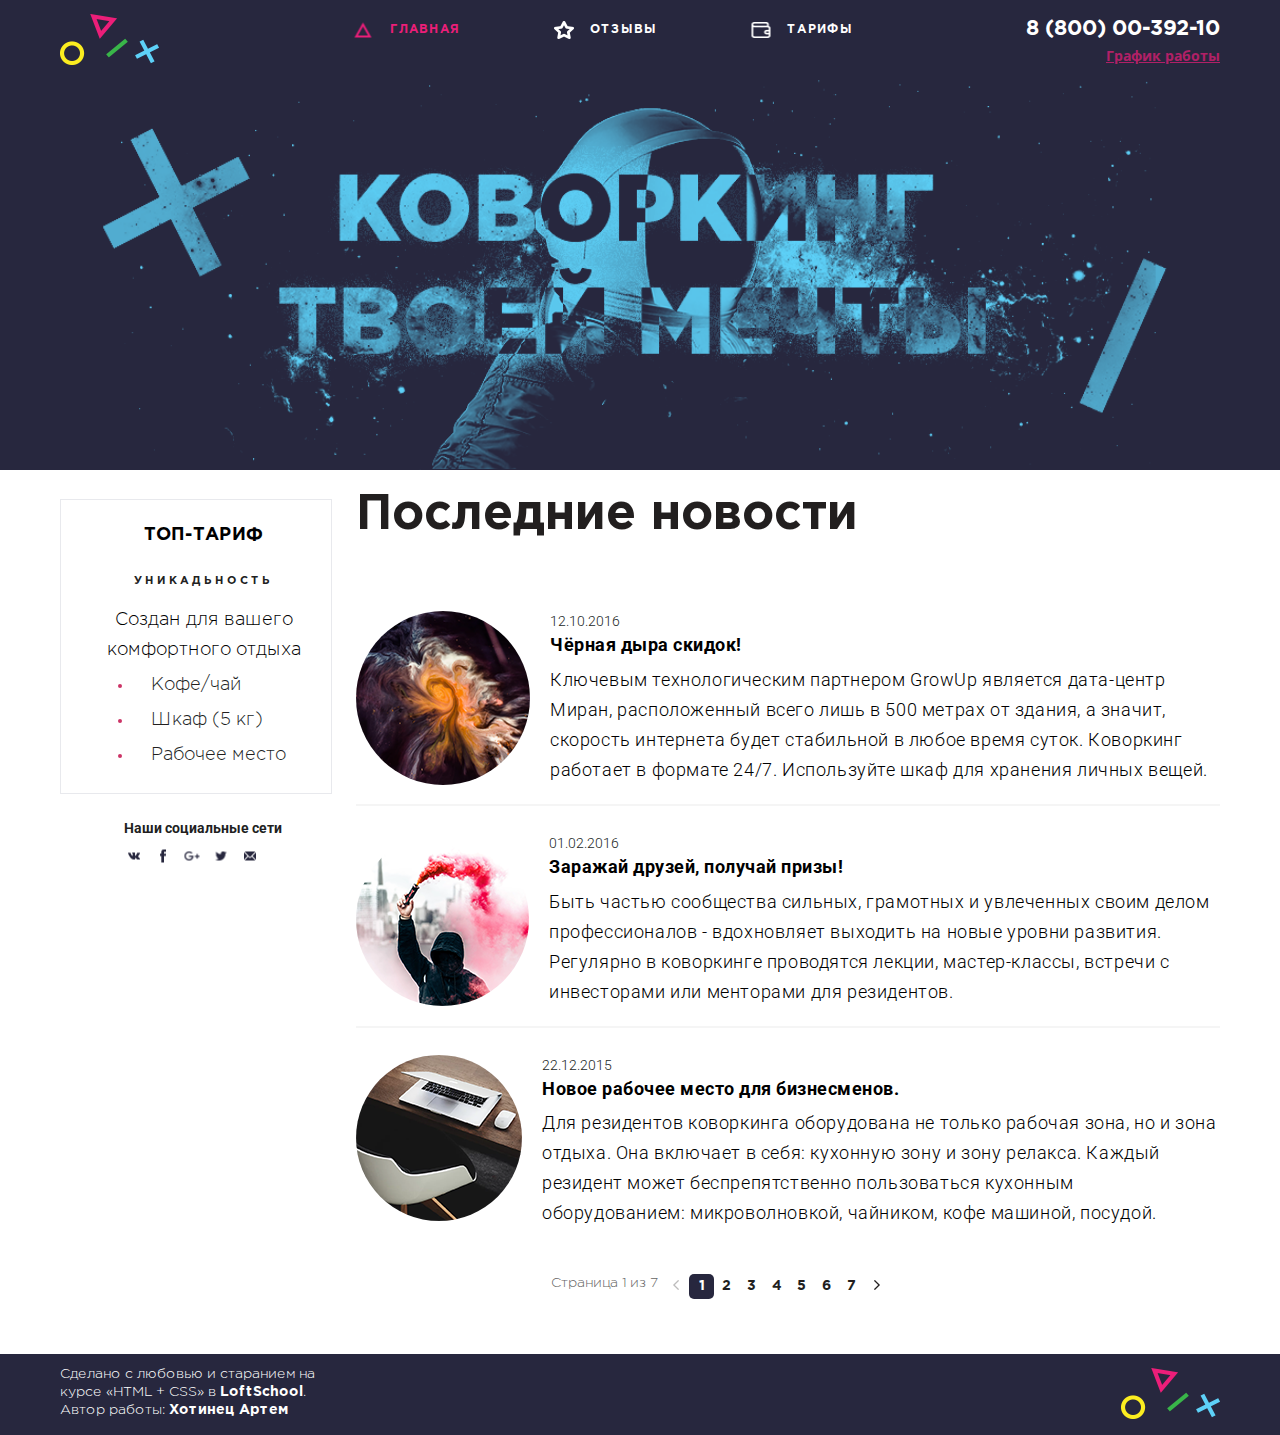
<file: index.html>
<!DOCTYPE html>
<html lang="en">

<head>
  <meta charset="UTF-8">
  <meta name="viewport" content="width=1100, initial-scale=1.0">
  <meta http-equiv="X-UA-Compatible" content="ie=edge">
  <title>workadium</title>
  <link rel="stylesheet" href="./css/main.css">
</head>

<body>
  <div class="wrapper">
    <div class="wrapper__content">
      <header class="header">
        <div class="container header__container">
          <div class="logo">
            <a href="#" class="logo-link">
              <img src="./images/logo-fig.png" alt="" class="logo__picture">
            </a>
          </div>
          <aside class="header__nav">
            <ul class="nav">
              <li class="nav__item active">
                <a href="#" class="nav__link">
                  <div class="nav__icon nav__icon-main nav__icon--main-main"></div>
                  <div class="nav__title-main">ГЛАВНАЯ</div>
                </a>
              </li>
              <li class="nav__item ">
                <a href="./pages/comments.html" class="nav__link">
                  <div class="nav__icon-main nav__icon--star-main"></div>
                  <div class="nav__title-main">ОТЗЫВЫ</div>
                </a>
              </li>
              <li class="nav__item">
                <a href="./pages/prices.html" class="nav__link">
                  <div class="nav__icon-main nav__icon--wallet-main"></div>
                  <div class="nav__title-main">ТАРИФЫ</div>
                </a>
              </li>
            </ul>
          </aside>
          <address class="contacts">
              <a href="tel:+78000039210" class="company-contacts__phone">8 (800) 00-392-10</a>
              <div class="contacts__dropddown">
                <a href="#" class="company-contacts__schedule">График работы</a>
                <div class="contacts__dropdown-window">
                  <div class="triangle"></div>
                  <div class="contacts__dropdown-window-wrapper">
                    <div class="contacts__dropdown-text">
                    <p class="colored">пн-вс: 09:00-20:00</p>
                    <p>обед: 14:00-14:30</p>
                  </div>
                  </div>
                </div>
              </div>
          </address>
        </div>

      </header>
      <div class="banner">
        <div class="container">
          <img src="./images/banner/Banner.png" alt="banner" class="banner__bg">
        </div>
      </div>
      <div class="maincontant">
        <div class="container maincontent__container">
          <div class="sidebar-main">
            <div class="features">
              <div class="features__wrapper">
                <h3 class="features__top-name">топ-тариф</h3>
                <div class="features__description">
                  <h4 class="features__description-name">уникадьность</h4>
                  <div class="features__description-text">
                    <p class="features__description-paragraph">Создан для вашего</p>
                    <p class="features__description-paragraph">комфортного отдыха</p>
                    <ul class="features__description-list">
                      <li class="features__description-item"><span>Кофе/чай</span></li>
                      <li class="features__description-item"><span>Шкаф (5 кг)</span></li>
                      <li class="features__description-item"><span>Рабочее место</span></li>
                    </ul>
                  </div>
                </div>
              </div>
            </div>
            <div class="social-networks">
              <p class="social-networks__text">Наши социальные сети</p>
              <ul class="social-networks__list">
                <li class="social-networks__item">
                  <a href="#" class="social-networl__link
                                       social-networl__icon
                                       social-networl__link--vk"></a>
                </li>
                <li class="social-networks__item">
                  <a href="#" class="social-networl__link
                                       social-networl__icon 
                                       social-networl__link--fb"></a>
                </li>
                <li class="social-networks__item">
                  <a href="#" class="social-networl__link
                                       social-networl__icon
                                       social-networl__link--google"></a>
                </li>
                <li class="social-networks__item">
                  <a href="#" class="social-networl__link
                                       social-networl__icon
                                       social-networl__link--twitter"></a>
                </li>
                <li class="social-networks__item">
                  <a href="#" class="social-networl__link
                                       social-networl__icon
                                       social-networl__link--mail"></a>
                </li>
              </ul>
            </div>
          </div>
          <main class="page-content">
            <section class="news">
              <h2 class="section-title section-title--news">Последние новости</h2>
              <ul class="news__list">
                <li class="avatar">
                  <div class="avatar__picture">
                    <div class="avatar__picture-wrapper">
                      <img src="./images/content/black_hole.png" alt="" class="avatar__img">
                    </div>
                  </div>
                  <article class="avatar__description">
                    <time class="avatar__date">12.10.2016</time>
                    <h4 class="avatar__name">Чёрная дыра скидок!</h4>
                    <p class="avatar__description-text">
                      Ключевым технологическим партнером GrowUp является дата-центр Миран, расположенный всего лишь в
                      500
                      метрах от здания, а значит,
                      скорость интернета будет стабильной в любое время суток. Коворкинг работает в формате
                      24/7. Используйте шкаф для хранения личных вещей.
                    </p>
                  </article>
                </li>
                <li class="avatar">
                  <div class="avatar__picture">
                    <div class="avatar__picture-wrapper">
                      <img src="./images/content/infect_friends.png" alt="" class="avatar__img">
                    </div>
                  </div>
                  <article class="avatar__description">
                    <time class="avatar__date">01.02.2016</time>
                    <h4 class="avatar__name">Заражай друзей, получай призы!</h4>
                    <p class="avatar__description-text">
                      Быть частью сообщества сильных, грамотных и увлеченных своим делом профессионалов - вдохновляет
                      выходить на новые уровни развития.
                      Регулярно в коворкинге проводятся лекции, мастер-классы, встречи с инвесторами или менторами для
                      резидентов.
                    </p>
                  </article>
                </li>
                <li class="avatar">
                  <div class="avatar__picture">
                    <div class="avatar__picture-wrapper">
                      <img src="./images/content/new_place.png" alt="" class="avatar__img">
                    </div>
                  </div>
                  <article class="avatar__description">
                    <time class="avatar__date">22.12.2015</time>
                    <h4 class="avatar__name">Новое рабочее место для бизнесменов.</h4>
                    <p class="avatar__description-text">
                      Для резидентов коворкинга оборудована не только рабочая зона, но и зона отдыха. Она включает в
                      себя:
                      кухонную зону и зону релакса.
                      Каждый резидент может беспрепятственно пользоваться кухонным оборудованием: микроволновкой,
                      чайником, кофе машиной, посудой.
                    </p>
                  </article>
                </li>
              </ul>
              <div class="pagination">
                <span class="pagination__display">Страница 1 из 7</span>
                <div class="pagination__controls">
                  <a href="#" class="pagination__prev">
                    <img src="./images/numbers/prev.png" alt="<" class="pagination__prev-icon">
                  </a>
                  <ul class="pagination__pages-list">
                    <li class="pagination__pages-item">
                      <div class="pagination__wrapper pagination__wrapper--active">
                        <a href="#" class="pagination__page-number">1</a>
                      </div>
                    </li>
                    <li class="pagination__pages-item">
                      <div class="pagination__wrapper">
                        <a href="#" class="pagination__page-number">2</a>
                      </div>
                    </li>
                    <li class="pagination__pages-item">
                      <div class="pagination__wrapper">
                        <a href="#" class="pagination__page-number">3</a>
                      </div>
                    </li>
                    <li class="pagination__pages-item">
                      <div class="pagination__wrapper">
                        <a href="#" class="pagination__page-number">4</a>
                      </div>
                    </li>
                    <li class="pagination__pages-item">
                      <div class="pagination__wrapper">
                        <a href="#" class="pagination__page-number">5</a>
                      </div>
                    </li>
                    <li class="pagination__pages-item">
                      <div class="pagination__wrapper">
                        <a href="#" class="pagination__page-number">6</a>
                      </div>
                    </li>
                    <li class="pagination__pages-item">
                      <div class="pagination__wrapper">
                        <a href="#" class="pagination__page-number">7</a>
                      </div>
                    </li>
                  </ul>
                  <div href="#" class="pagination__next">
                    <img src="./images/numbers/next.png" alt=">" class="pagination__next-icon">
                  </div>
                </div>
              </div>
            </section>
            </article>
          </main>
        </div>
      </div>
    </div>
    <footer class="footer">
      <div class="container footer__container">
        <div class="copyright">
          Сделано с любовью и старанием на
          курсе «HTML + CSS» в <a href="#" class="copyright-link"><span class="strong">LoftSchool</span></a>. 
          Автор работы: <span class="strong">Хотинец Артем</span></p>
        </div>
        <div class="logo">
          <a href="/" class=zlogo-link">
            <img src="./images/logo-fig.png" alt="" class="logo__picture">
          </a>
        </div>
    </footer>
</body>

</html>
</file>
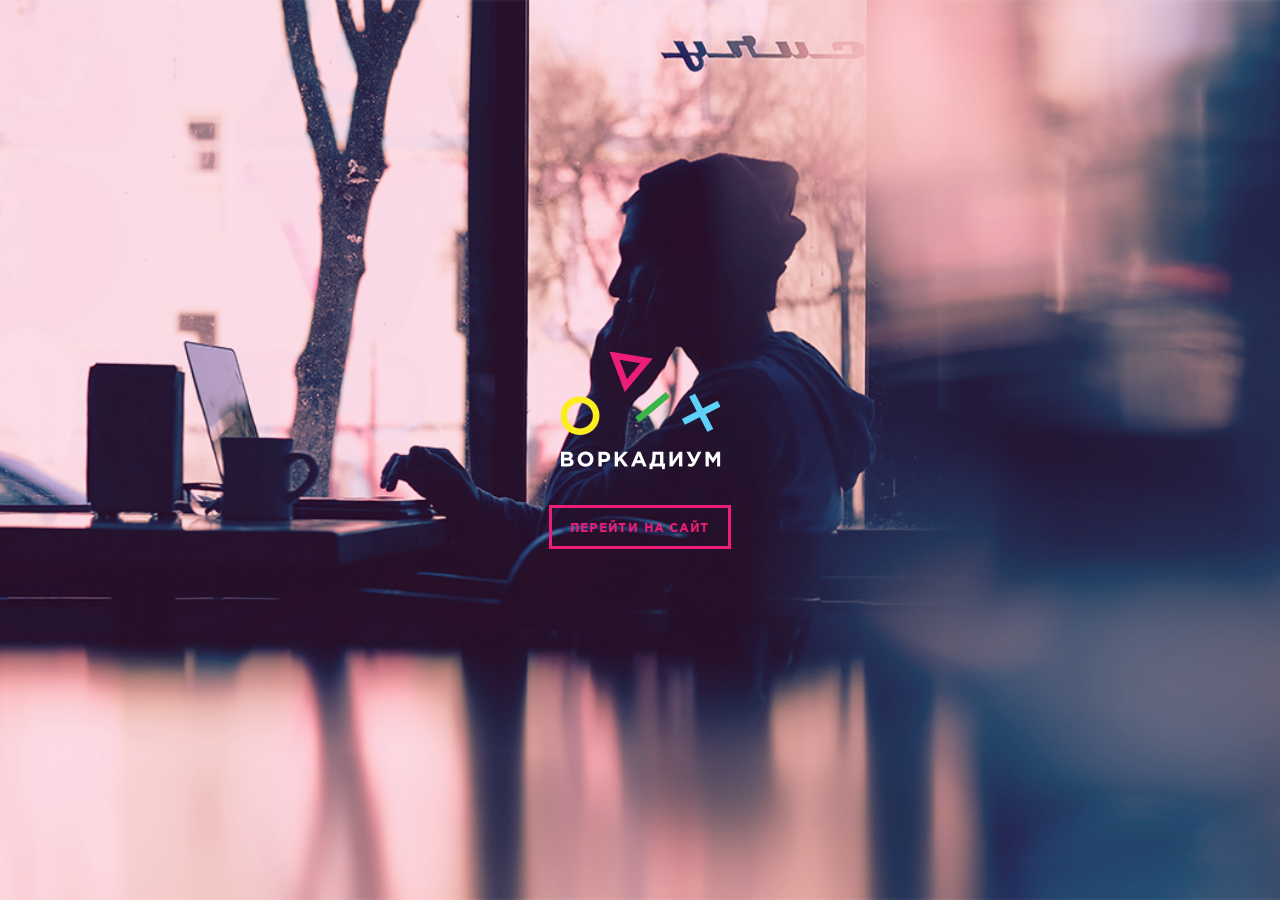
<file: intro.html>
<!DOCTYPE html>
<html lang="en">
<head>
  <meta charset="UTF-8">
  <meta name="viewport" content="width=device-width, initial-scale=1.0">
  <meta http-equiv="X-UA-Compatible" content="ie=edge">
  <title>Intro</title>
  <link rel="stylesheet" href="./css/main.css">
</head>
<body>
  <div class="wrapper">
    <div class="intro">
      <div class="intro__content">
        <img src="./images/intro/intro_logo.png" alt="" class="intro__logo" class="intro__logo-img">
        <form action="./index.html" class="intro__form">
          <button class="intro__button"><span class="intro__button-text">Перейти на сайт</span></button>
        </form>
      </div>
    </div>
  </div>
</body>
</html>
</file>
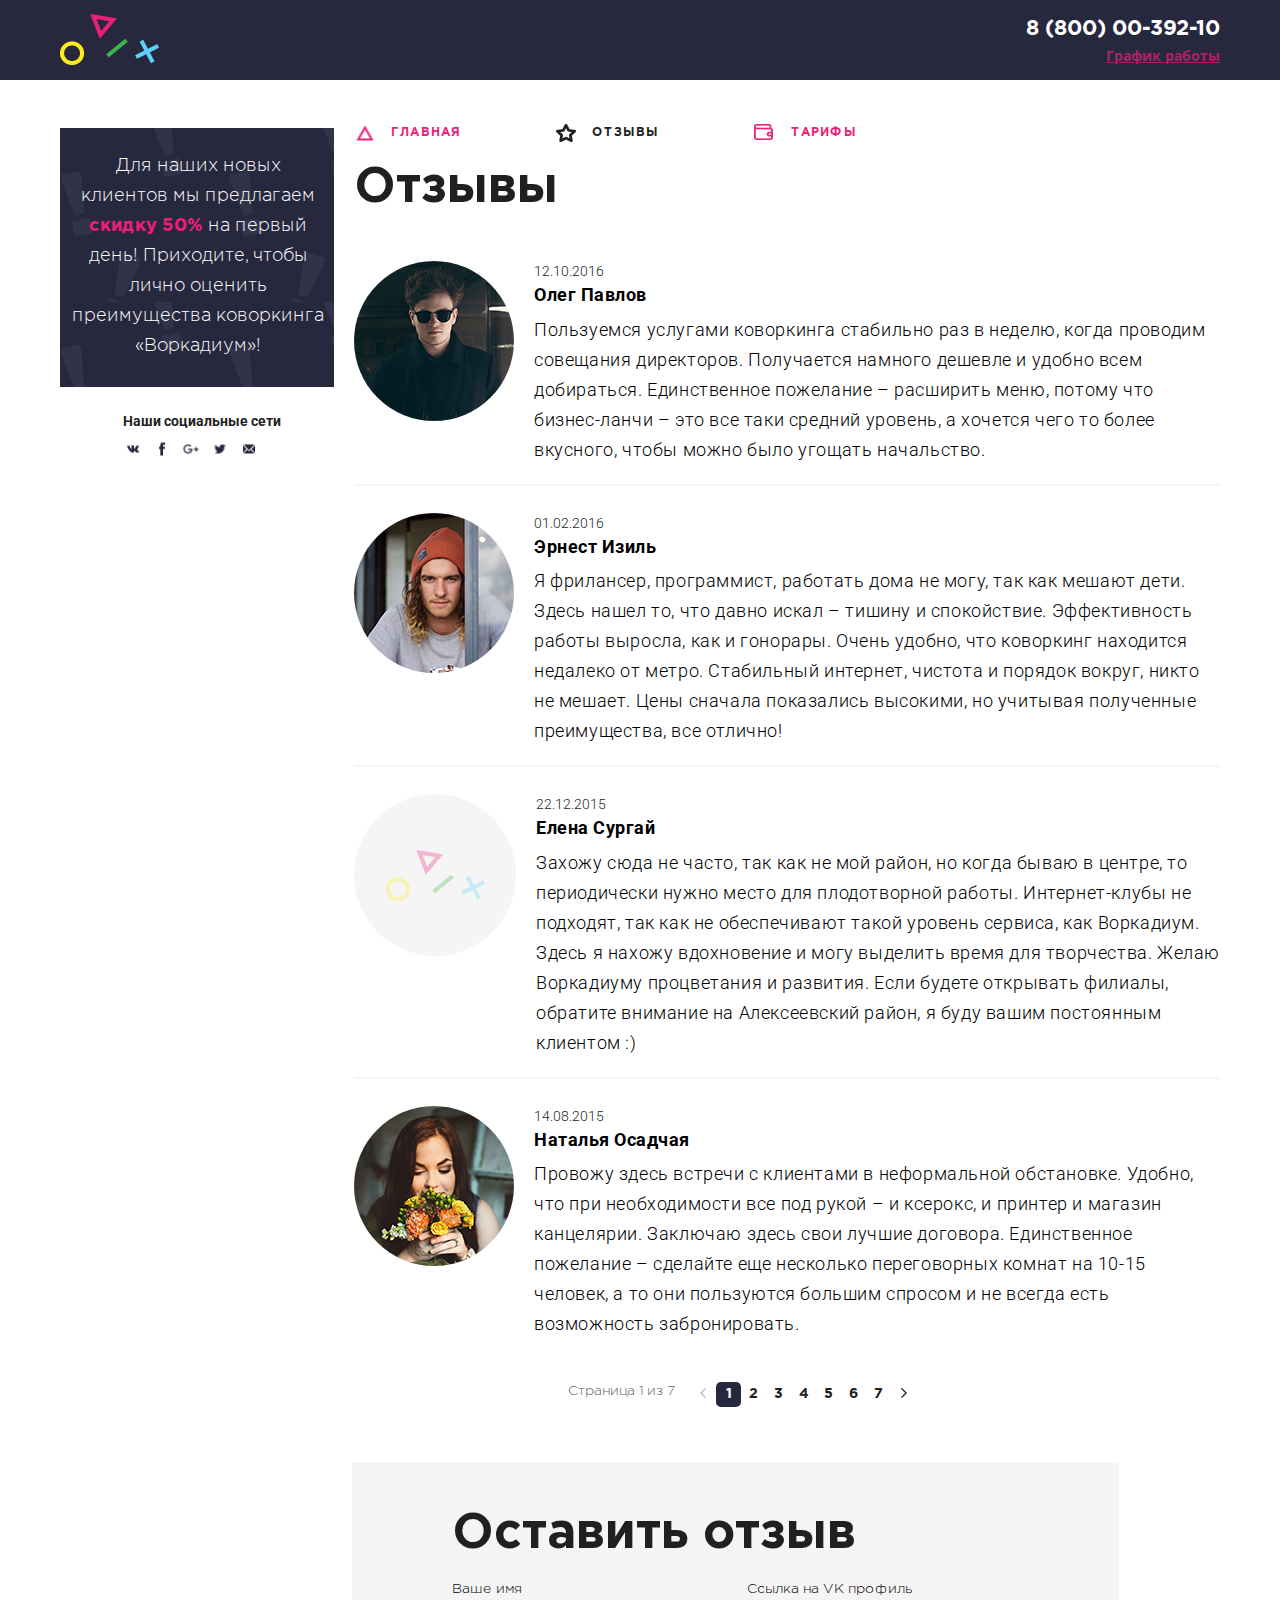
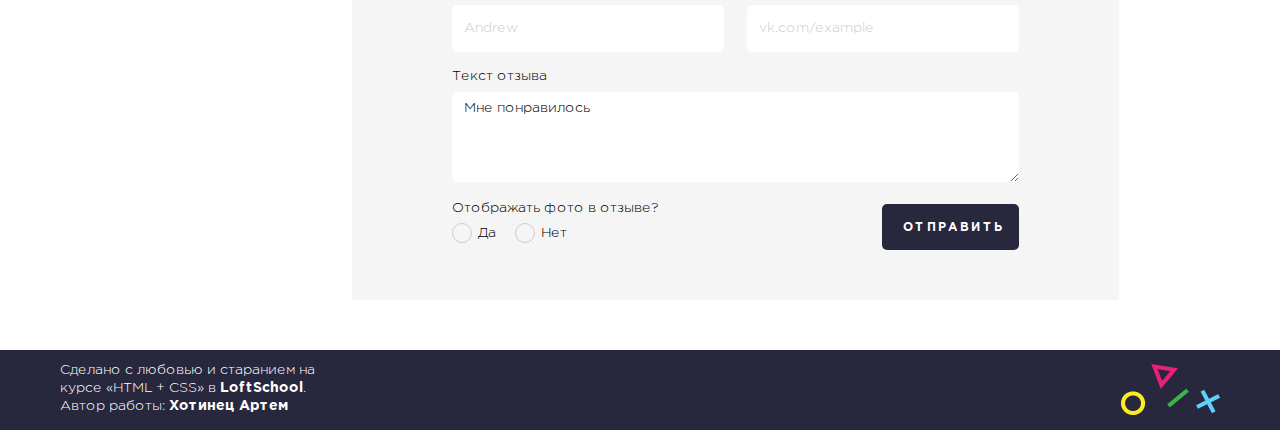
<file: pages/comments.html>
<!DOCTYPE html>
<html lang="en">

<head>
  <meta charset="UTF-8">
  <meta name="viewport" content="width=1100, initial-scale=1.0">
  <meta http-equiv="X-UA-Compatible" content="ie=edge">
  <title>comments</title>
  <link rel="stylesheet" href="../css/main.css">
</head>

<body>
  <div class="wrapper">
    <div class="wrapper__content">
      <header class="header">
        <div class="container header__container">
          <div class="logo">
            <a href="../index.html" class="header__logo-link">
              <img src="../images/logo-fig.png" alt="" class="logo__picture">
            </a>
          </div>
          <address class="contacts">
            <a href="tel:+78000039210" class="company-contacts__phone">8 (800) 00-392-10</a>
            <div class="contacts__dropddown">
              <a href="#" class="company-contacts__schedule">График работы</a>
              <div class="contacts__dropdown-window">
                <div class="triangle"></div>
                <div class="contacts__dropdown-window-wrapper">
                  <div class="contacts__dropdown-text">
                    <p class="colored">пн-вс: 09:00-20:00</p>
                    <p>обед: 14:00-14:30</p>
                  </div>
                </div>
              </div>
            </div>
          </address>
        </div>
      </header>
      <div class="maincontant">
        <div class="container maincontent__container">
          <div class="sidebar-comments">
            <div class="pattern ">
              <div class="pattern__picture">
                <div class="pattern__text">
                  Для наших новых клиентов мы предлагаем <span class="pattern__text-red">скидку 50%</span> на первый
                  день! Приходите, чтобы лично оценить преимущества коворкинга
                  «Воркадиум»!
                </div>
              </div>
            </div>
            <div class="social-networks">
              <p class="social-networks__text">Наши социальные сети</p>
              <ul class="social-networks__list">
                <li class="social-networks__item">
                  <a href="#" class="social-networl__link
                                       social-networl__icon
                                       social-networl__link--vk"></a>
                </li>
                <li class="social-networks__item">
                  <a href="#" class="social-networl__link
                                       social-networl__icon 
                                       social-networl__link--fb"></a>
                </li>
                <li class="social-networks__item">
                  <a href="#" class="social-networl__link
                                       social-networl__icon
                                       social-networl__link--google"></a>
                </li>
                <li class="social-networks__item">
                  <a href="#" class="social-networl__link
                                       social-networl__icon
                                       social-networl__link--twitter"></a>
                </li>
                <li class="social-networks__item">
                  <a href="#" class="social-networl__link
                                       social-networl__icon
                                       social-networl__link--mail"></a>
                </li>
              </ul>
            </div>
          </div>
          <main class="page-content">
            <aside class="page-content__nav-comments">
              <ul class="nav">
                <li class="nav__item nav__item-comments">
                  <a href="../index.html" class="nav__link">
                    <div class="nav__icon nav__icon--main"></div>
                    <div class="nav__title nav__active--title">ГЛАВНАЯ</div>
                  </a>
                </li>
                <li class="nav__item nav__item-comments active">
                  <a href="#" class="nav__link">
                    <div class="nav__icon nav__icon--star"></div>
                    <div class="nav__title">ОТЗЫВЫ</div>
                  </a>
                </li>
                <li class="nav__item nav__item-comments">
                  <a href="./prices.html" class="nav__link">
                    <div class="nav__icon nav__icon--wallet"></div>
                    <div class="nav__title">ТАРИФЫ</div>
                  </a>
                </li>
              </ul>
            </aside>

            <section class="comments">
              <h2 class="section-title section-title--comments">Отзывы</h2>
              <ul class="comments__list">
                <li class="avatar">
                  <div class="avatar__picture">
                    <div class="avatar__picture-wrapper">
                      <img src="../images/content/comments/vcvb.png" alt="" class="avatar__img">
                    </div>
                  </div>
                  <div class="avatar__description">
                    <time class="avatar__date">12.10.2016</time>
                    <h4 class="avatar__name">Олег Павлов</h4>
                    <p class="avatar__description-text">
                      Пользуемся услугами коворкинга стабильно раз в неделю, когда проводим
                      совещания директоров. Получается намного дешевле и удобно всем
                      добираться. Единственное пожелание – расширить меню, потому что
                      бизнес-ланчи – это все таки средний уровень, а хочется чего то более
                      вкусного, чтобы можно было угощать начальство.
                    </p>
                  </div>
                </li>
                <li class="avatar">
                  <div class="avatar__picture">
                    <div class="avatar__picture-wrapper">
                      <img src="../images/content/comments/fdfd.png" alt="" class="avatar__img">
                    </div>
                  </div>
                  <div class="avatar__description">
                    <time class="avatar__date">01.02.2016</time>
                    <h4 class="avatar__name">Эрнест Изиль</h4>
                    <p class="avatar__description-text">
                      Я фрилансер, программист, работать дома не могу, так как мешают дети.
                      Здесь нашел то, что давно искал – тишину и спокойствие. Эффективность
                      работы выросла, как и гонорары. Очень удобно, что коворкинг находится
                      недалеко от метро. Стабильный интернет, чистота и порядок вокруг, никто
                      не мешает. Цены сначала показались высокими, но учитывая полученные
                      преимущества, все отлично!
                    </p>
                  </div>
                </li>
                <li class="avatar">
                  <div class="avatar__picture-no-content">
                    <div class="avatar__picture-wrapper-no-content">
                      <img src="../images/content/comments/logo-fig.png" alt="" class="avatar__img">
                    </div>
                  </div>
                  <div class="avatar__description">
                    <time class="avatar__date">22.12.2015</time>
                    <h4 class="avatar__name">Елена Сургай</h4>
                    <p class="avatar__description-text">
                      Захожу сюда не часто, так как не мой район, но когда бываю в центре, то периодически нужно место
                      для плодотворной работы. Интернет-клубы не подходят, так как не обеспечивают такой уровень
                      сервиса, как Воркадиум. Здесь я нахожу вдохновение и могу выделить время для творчества. Желаю
                      Воркадиуму процветания и развития. Если будете открывать филиалы, обратите внимание на
                      Алексеевский район, я буду вашим постоянным клиентом :)
                    </p>
                  </div>
                </li>
                <li class="avatar">
                  <div class="avatar__picture">
                    <div class="avatar__picture-wrapper">
                      <img src="../images/content/comments/swcnamirzyc-danielle-marroquin.png" alt=""
                        class="avatar__img">
                    </div>
                  </div>
                  <div class="avatar__description">
                    <time class="avatar__date">14.08.2015</time>
                    <h4 class="avatar__name">Наталья Осадчая</h4>
                    <p class="avatar__description-text">
                      Провожу здесь встречи с клиентами в неформальной обстановке. Удобно,
                      что при необходимости все под рукой – и ксерокс, и принтер и магазин
                      канцелярии. Заключаю здесь свои лучшие договора. Единственное
                      пожелание – сделайте еще несколько переговорных комнат на 10-15
                      человек, а то они пользуются большим спросом и не всегда есть
                      возможность забронировать.
                    </p>
                  </div>
                </li>
              </ul>
              <div class="pagination pagination-comments">
                <span class="pagination__display pagination__display-comments">Страница 1 из 7</span>
                <a class="pagination__controls">
                  <a href="#" class="pagination__prev">
                    <img src="../images/numbers/prev.png" alt="<" class="pagination__prev-icon">
                  </a>
                  <ul class="pagination__pages-list">
                    <li class="pagination__pages-item">
                      <div class="pagination__wrapper pagination__wrapper--active">
                        <a href="#" class="pagination__page-number">1</a>
                      </div>
                    </li>
                    <li class="pagination__pages-item">
                      <div class="pagination__wrapper">
                        <a href="#" class="pagination__page-number">2</a>
                      </div>
                    </li>
                    <li class="pagination__pages-item">
                      <div class="pagination__wrapper">
                        <a href="#" class="pagination__page-number">3</a>
                      </div>
                    </li>
                    <li class="pagination__pages-item">
                      <div class="pagination__wrapper">
                        <a href="#" class="pagination__page-number">4</a>
                      </div>
                    </li>
                    <li class="pagination__pages-item">
                      <div class="pagination__wrapper">
                        <a href="#" class="pagination__page-number">5</a>
                      </div>
                    </li>
                    <li class="pagination__pages-item">
                      <div class="pagination__wrapper">
                        <a href="#" class="pagination__page-number">6</a>
                      </div>
                    </li>
                    <li class="pagination__pages-item">
                      <div class="pagination__wrapper">
                        <a href="#" class="pagination__page-number">7</a>
                      </div>
                    </li>
                  </ul>
                  <a href="#" class="pagination__next">
                    <img src="../images/numbers/next.png" alt=">" class="pagination__next-icon">
                  </a>
              </div>
        </div>
        </section>
        </main>
      </div>
    </div>
    <div class="form">
      <div class="form__content">
        <form action="" class="form__tag">
          <div class="form__title">Оставить отзыв</div>
          <div class="form__row">
            <label class="form__block">
              <div class="form__block-title">Ваше имя</div>
              <input type="text" placeholder="Andrew" class="form__input form-field">
            </label>
            <label class="form__block">
              <div class="form__block-title">Ссылка на VK профиль</div>
              <input type="text" placeholder="vk.com/example" class="form__input form-field">
            </label>
          </div>
          <div class="form__row">
            <label class="form__block">
              <div class="form__block-title">Текст отзыва</div>
              <textarea name="" class="form__textarea form-field form-field-textarea"
                placeholder="">Мне понравилось</textarea>
            </label>
          </div>
          <div class="form__row form__row-textarea">
            <div class="form__block">
              <div class="form__block-title">Отображать фото в отзыве?</div>
              <div class="form__radio-block">
                <label for="yes" class="form__radio-trigger">
                  <input type="radio" id="yes" name="photo" class="visuallyHidden">
                  <span class="form__radio-custom"></span>
                  <span class="form__radio-title">Да</span>
                </label>
                <label for="no" class="form__radio-trigger">
                  <input type="radio" id="no" name="photo" class="visuallyHidden">
                  <span class="form__radio-custom"></span>
                  <span class="form__radio-title">Нет</span>
                </label>
              </div>
            </div>
            <button type="submit" class="form__button"><span class=form__button-text>Отправить</span></button>
          </div>
        </form>
      </div>
    </div>
  </div>
  </div>
  <footer class="footer">
    <div class="container footer__container">
      <div class="copyright">
        Сделано с любовью и старанием на
        курсе «HTML + CSS» в <a href="#" class="copyright-link"><span class="strong">LoftSchool</span></a>.
        Автор работы: <span class="strong">Хотинец Артем</span></p>
      </div>
      <div class="logo">
        <a href="/" class=zlogo-link">
          <img src="../images/logo-fig.png" alt="" class="logo__picture">
        </a>
      </div>
  </footer>
</body>

</html>
</file>
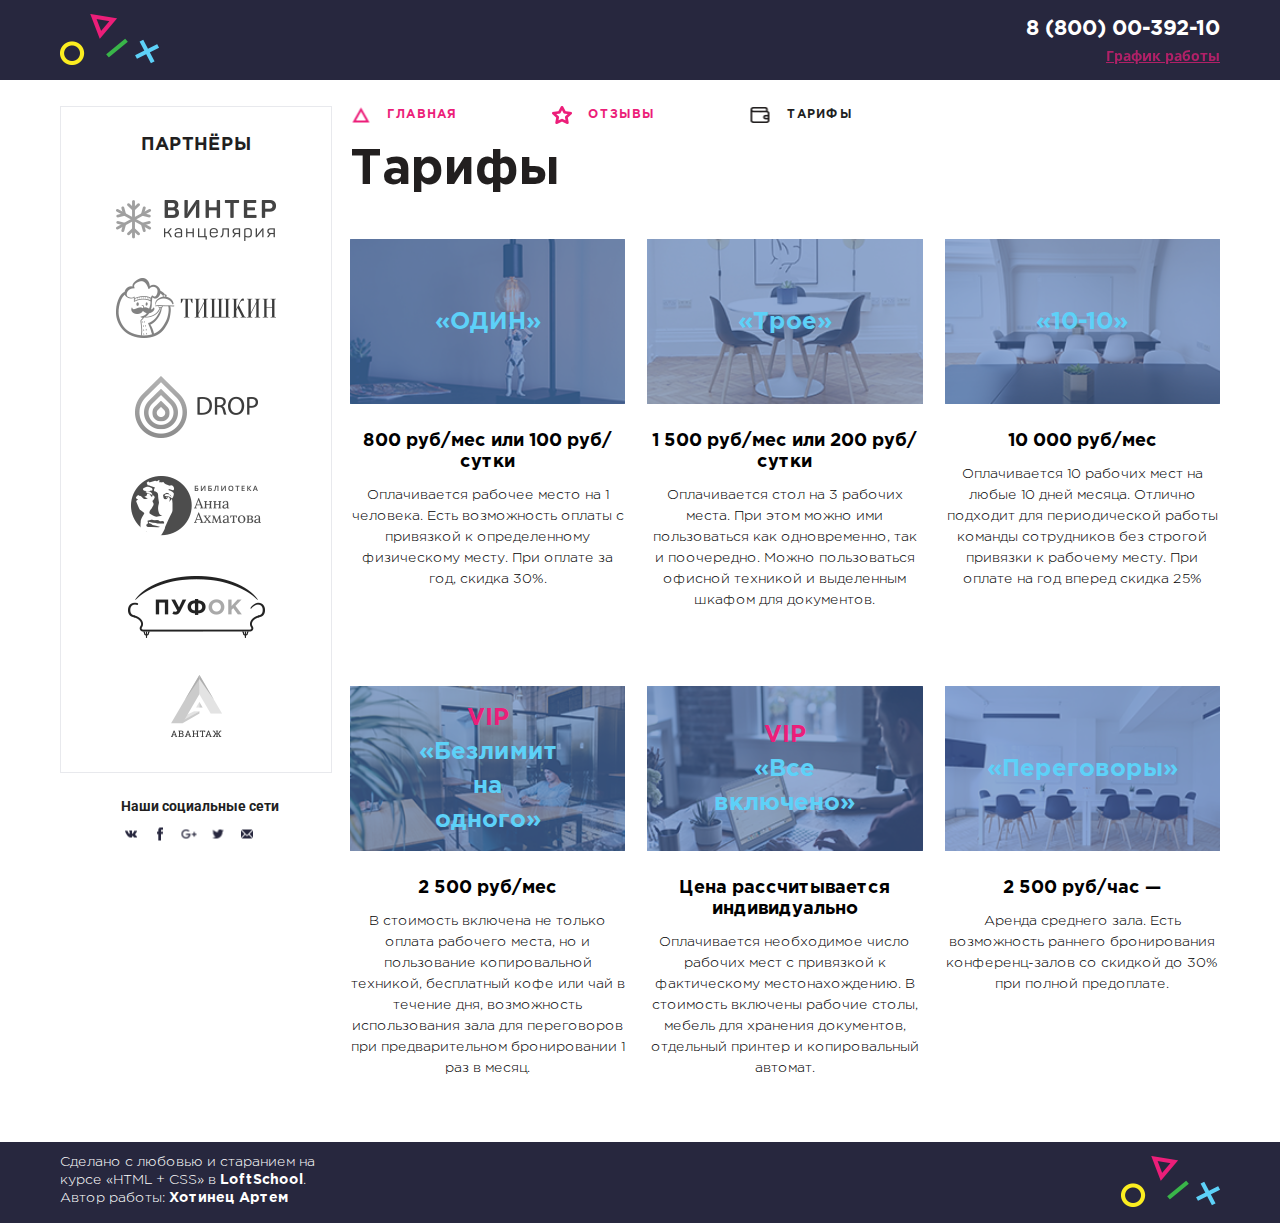
<file: pages/prices.html>
<!DOCTYPE html>
<html lang="en">

<head>
  <meta charset="UTF-8">
  <meta name="viewport" content="width=1100, initial-scale=1.0">
  <meta http-equiv="X-UA-Compatible" content="ie=edge">
  <title>comments</title>
  <link rel="stylesheet" href="../css/main.css">
</head>

<body>
  <div class="wrapper">
    <div class="wrapper__content">
      <header class="header">
        <div class="container header__container">
          <div class="logo">
            <a href="../index.html" class="header__logo-link">
              <img src="../images/logo-fig.png" alt="" class="logo__picture">
            </a>
          </div>
          <address class="contacts">
              <a href="tel:+78000039210" class="company-contacts__phone">8 (800) 00-392-10</a>
              <div class="contacts__dropddown">
                <a href="#" class="company-contacts__schedule">График работы</a>
                <div class="contacts__dropdown-window">
                  <div class="triangle"></div>
                  <div class="contacts__dropdown-window-wrapper">
                    <div class="contacts__dropdown-text">
                    <p class="colored">пн-вс: 09:00-20:00</p>
                    <p>обед: 14:00-14:30</p>
                  </div>
                  </div>
                </div>
              </div>
          </address>
        </div>
      </header>
      <div class="maincontant">
        <div class="container maincontent__container">
          <div class="sidebar-prices">
            <section class="partners">
              <h2 class="section-title section-title--partners">Партнёры</h2>
              <ul class="partner__list">
                <li class="partner__item">
                  <div class="parner__logo">
                    <a href="#" class="partner__logo-link">
                      <img src="../images/content/partners/logo-1.png" alt="" class="partner__picture">
                    </a>
                  </div>
                </li>
                <li class="partner__item">
                  <div class="parner__logo">
                    <a href="#" class="partner__logo-link">
                      <img src="../images/content/partners/logo-4.png" alt="" class="partner__picture">
                    </a>
                  </div>
                </li>
                <li class="partner__item">
                  <div class="parner__logo">
                    <a href="#" class="partner__logo-link">
                      <img src="../images/content/partners/logo-2.png" alt="" class="partner__picture">
                    </a>
                  </div>
                </li>
                <li class="partner__item">
                  <div class="parner__logo">
                    <a href="#" class="partner__logo-link">
                      <img src="../images/content/partners/logo-3.png" alt="" class="partner__picture">
                    </a>
                  </div>
                </li>
                <li class="partner__item">
                  <div class="parner__logo">
                    <a href="#" class="partner__logo-link">
                      <img src="../images/content/partners/logo-5.png" alt="" class="partner__picture">
                    </a>
                  </div>
                </li>
                <li class="partner__item">
                  <div class="parner__logo">
                    <a href="#" class="partner__logo-link">
                      <img src="../images/content/partners/logo-6.png" alt="" class="partner__picture">
                    </a>
                  </div>
                </li>
              </ul>
            </section>
            <div class="social-networks">
              <p class="social-networks__text">Наши социальные сети</p>
              <ul class="social-networks__list">
                <li class="social-networks__item">
                  <a href="#" class="social-networl__link
                                         social-networl__icon
                                         social-networl__link--vk"></a>
                </li>
                <li class="social-networks__item">
                  <a href="#" class="social-networl__link
                                         social-networl__icon 
                                         social-networl__link--fb"></a>
                </li>
                <li class="social-networks__item">
                  <a href="#" class="social-networl__link
                                         social-networl__icon
                                         social-networl__link--google"></a>
                </li>
                <li class="social-networks__item">
                  <a href="#" class="social-networl__link
                                         social-networl__icon
                                         social-networl__link--twitter"></a>
                </li>
                <li class="social-networks__item">
                  <a href="#" class="social-networl__link
                                         social-networl__icon
                                         social-networl__link--mail"></a>
                </li>
              </ul>
            </div>
          </div>
          <main class="page-content">
            <aside class="page-content__nav-prices">
              <ul class="nav">
                <li class="nav__item nav__item-prices">
                  <a href="../index.html" class="nav__link">
                    <div class="nav__icon nav__icon--main"></div>
                    <div class="nav__title nav__active--title">ГЛАВНАЯ</div>
                  </a>
                </li>
                <li class="nav__item nav__item-prices">
                  <a href="#" class="nav__link">
                    <div class="nav__icon nav__icon--star"></div>
                    <div class="nav__title">ОТЗЫВЫ</div>
                  </a>
                </li>
                <li class="nav__item nav__item-prices active">
                  <a href="./prices.html" class="nav__link">
                    <div class="nav__icon nav__icon--wallet"></div>
                    <div class="nav__title">ТАРИФЫ</div>
                  </a>
                </li>
              </ul>
            </aside>
            <section class="prices">
              <h2 class="section-title section-title--prices">Тарифы</h2>
              <ul class="prices__list">
                <li class="prices__item prices-member">
                  <div class="prices-member__avatar">
                    <img src="../images/content/prices/one.png" alt="" class="prices-member__avatar--img">
                    <div class="prices-member__avatar-text">«ОДИН»</div>
                  </div>
                  <div class="prices-member__desc">
                    <h3 class="prices-member__name">800 руб/мес или 100 руб/сутки</h3>
                    <article class="prices-member__text">
                      <p>
                        Оплачивается рабочее место на 1 человека. Есть возможность оплаты с привязкой к определенному
                        физическому месту. При оплате за год, скидка 30%.
                      </p>
                    </article>
                  </div>
                </li>
                <li class="prices__item prices-member">
                  <div class="prices-member__avatar">
                    <img src="../images/content/prices/three.png" alt="" class="prices-member__avatar--img">
                    <div class="prices-member__avatar-text">«Трое»</div>
                  </div>
                  <div class="prices-member__desc">
                    <h3 class="prices-member__name">1 500 руб/мес или 200 руб/сутки</h3>
                    <article class="prices-member__text">
                      <p>
                        Оплачивается стол на 3 рабочих места. При этом можно ими пользоваться как одновременно, так и
                        поочередно. Можно пользоваться офисной техникой и выделенным шкафом для документов.
                      </p>
                    </article>
                  </div>
                </li>
                <li class="prices__item prices-member">
                  <div class="prices-member__avatar">
                    <img src="../images/content/prices/10-10.png" alt="" class="prices-member__avatar--img">
                    <div class="prices-member__avatar-text">«10-10»</div>
                  </div>
                  <div class="prices-member__desc">
                    <h3 class="prices-member__name">10 000 руб/мес</h3>
                    <article class="prices-member__text">
                      <p>
                        Оплачивается 10 рабочих мест на любые 10 дней месяца. Отлично подходит для периодической работы
                        команды сотрудников без строгой привязки к рабочему месту. При оплате на год вперед скидка 25%
                      </p>
                    </article>
                  </div>
                </li>
                <li class="prices__item prices-member">
                  <div class="prices-member__avatar">
                    <img src="../images/content/prices/unlimited-one.png" alt="" class="prices-member__avatar--img">
                    <div class="prices-member__avatar-text">
                      <div class="center">
                        <p class="vip">VIP</p>
                        <p>«Безлимит на одного»</p>
                      </div>
                    </div>
                  </div>
                  <div class="prices-member__desc">
                    <h3 class="prices-member__name">2 500 руб/мес</h3>
                    <article class="prices-member__text">
                      <p>
                        В стоимость включена не только оплата рабочего места, но и пользование копировальной техникой,
                        бесплатный кофе или чай в течение дня, возможность использования зала для переговоров при
                        предварительном бронировании 1 раз в месяц.
                      </p>
                    </article>
                  </div>
                </li>
                <li class="prices__item prices-member">
                  <div class="prices-member__avatar">
                    <img src="../images/content/prices/oninclusive.png" alt="" class="prices-member__avatar--img">
                    <div class="prices-member__avatar-text">
                      <div class="center">
                        <p class="vip">VIP</p>
                        <p>«Все включено»</p>
                      </div>
                    </div>
                  </div>
                  <div class="prices-member__desc">
                    <h3 class="prices-member__name">Цена рассчитывается индивидуально</h3>
                    <article class="prices-member__text">
                      <p>
                        Оплачивается необходимое число рабочих мест с привязкой к фактическому местонахождению.
                        В стоимость включены рабочие столы, мебель для хранения документов, отдельный принтер
                        и копировальный автомат.
                      </p>
                    </article>
                  </div>
                </li>
                <li class="prices__item prices-member">
                  <div class="prices-member__avatar">
                    <img src="../images/content/prices/conversation.png" alt="" class="prices-member__avatar--img">
                    <div class="prices-member__avatar-text">«Переговоры»</div>
                  </div>
                  <div class="prices-member__desc">
                    <h3 class="prices-member__name">2 500 руб/час — </h3>
                    <article class="prices-member__text">
                      <p>
                        Аренда среднего зала. Есть возможность раннего бронирования конференц-залов
                        со скидкой до 30% при полной предоплате.
                      </p>
                    </article>
                  </div>
                </li>
              </ul>
            </section>
          </main>
        </div>
      </div>
    </div>
  </div>
  <footer class="footer">
    <div class="container footer__container">
        <div class="copyright">
            Сделано с любовью и старанием на
            курсе «HTML + CSS» в <a href="#" class="copyright-link"><span class="strong">LoftSchool</span></a>. 
            Автор работы: <span class="strong">Хотинец Артем</span></p>
          </div>
      <div class="logo">
        <a href="/" class=zlogo-link">
          <img src="../images/logo-fig.png" alt="" class="logo__picture">
        </a>
      </div>
  </footer>
</body>

</html>
</file>
<file: css/main.css>
@import url('./blocks/layout/fonts.css');
@import url('./blocks/layout/normalize.css');
@import url('./blocks/layout/base.css');

@import url('./blocks/header.css');
@import url('./blocks/contacts.css');
@import url('./blocks/banner.css');
@import url('./blocks/maincontant.css');
@import url('./blocks/sidebar.css');
@import url('./blocks/nav.css');
@import url('./blocks/page-content.css');
@import url('./blocks/title.css');
@import url('./blocks/features.css');
@import url('./blocks/socials.css');
@import url('./blocks/news.css');
@import url('./blocks/avatar.css');
@import url('./blocks/pagination.css');
@import url('./blocks/pagination.css');
@import url('./blocks/footer.css');
@import url('./blocks/logo.css');

@import url('./blocks/breadcrumbs.css');
@import url('./blocks/comments.css');
@import url('./blocks/pattern.css');
@import url('./blocks/form.css');

@import url('./blocks/prices.css');
@import url('./blocks/partners.css');

@import url('./blocks/intrro.css');
</file>
